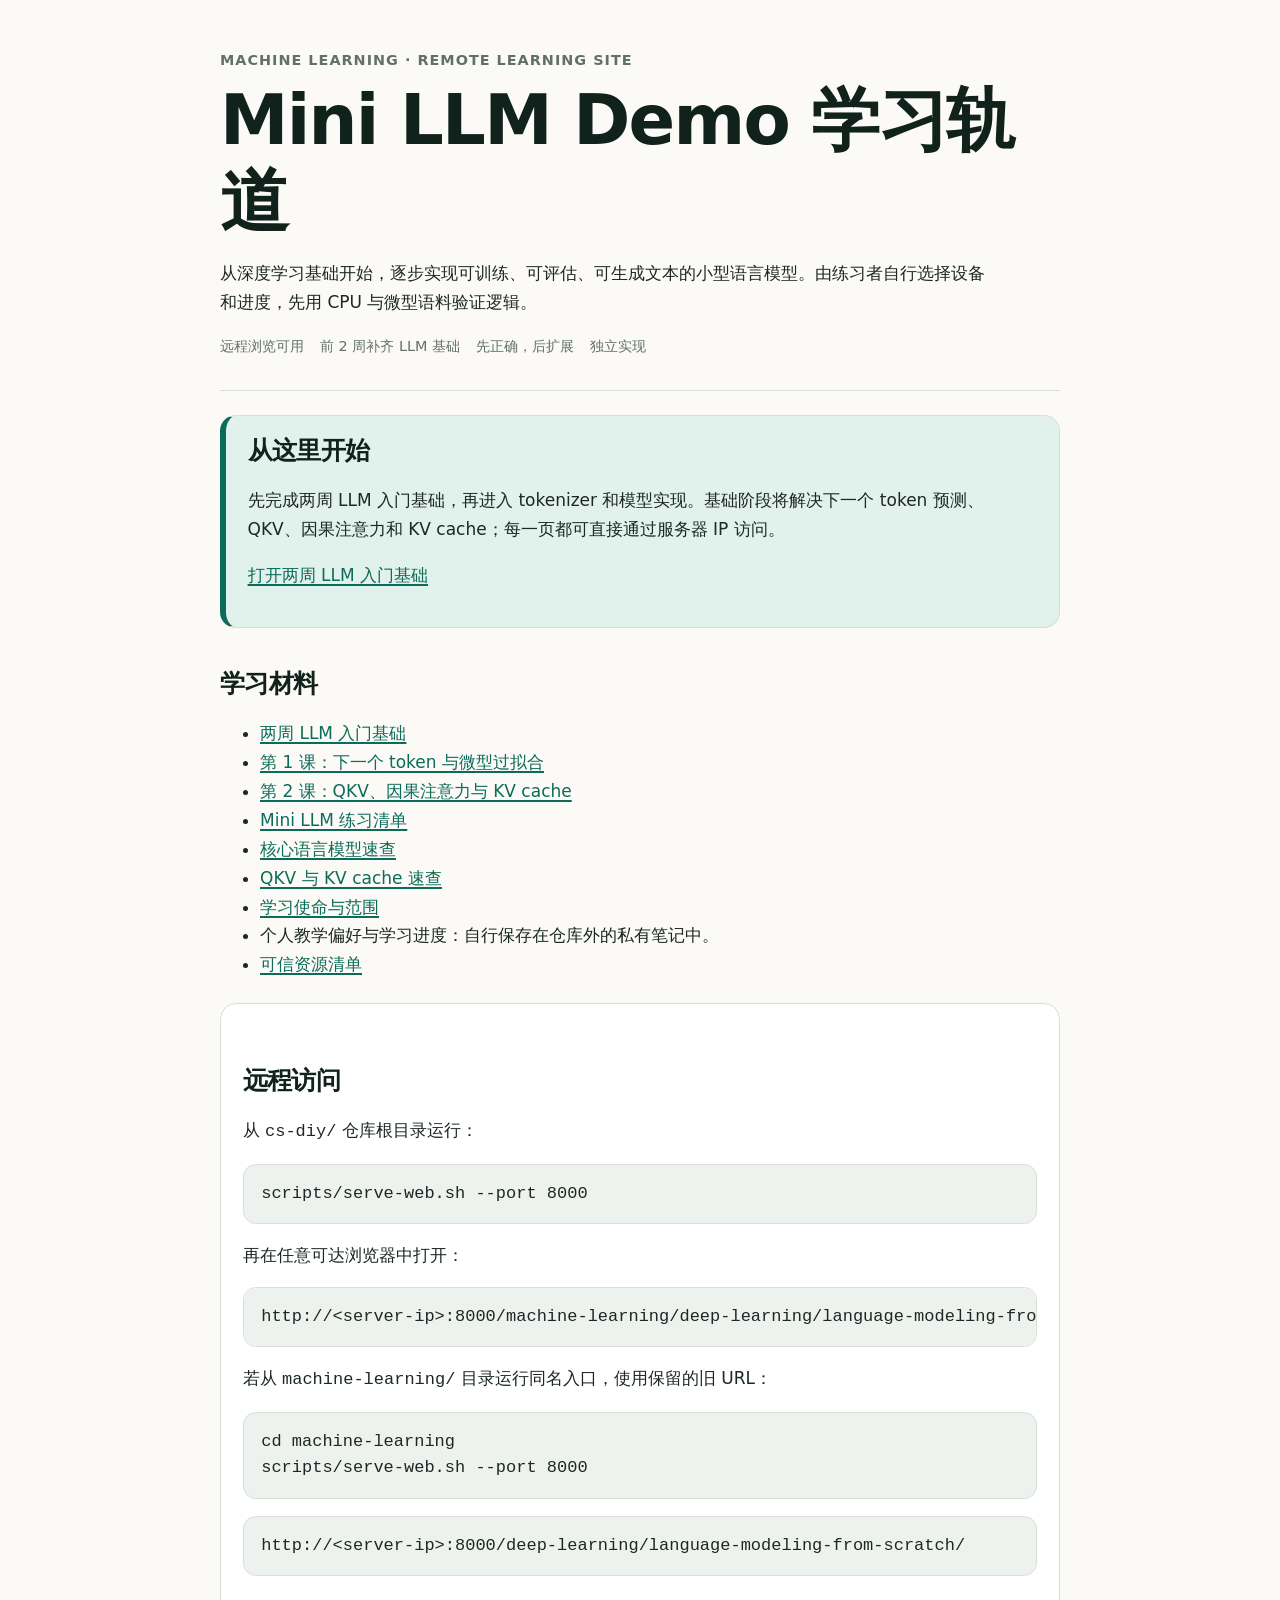
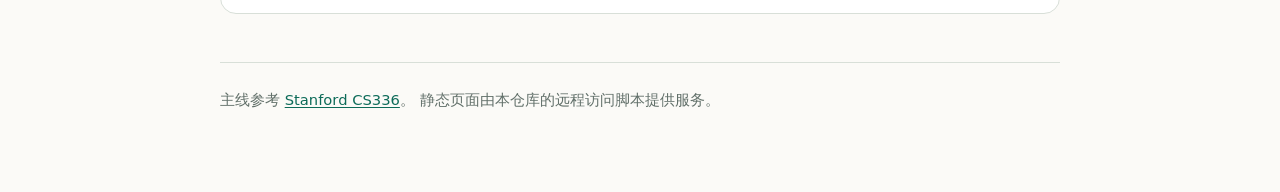
<file: machine-learning/deep-learning/language-modeling-from-scratch/index.html>
<!doctype html>
<html lang="zh-CN">

<head>
  <meta charset="utf-8">
  <meta name="viewport" content="width=device-width, initial-scale=1">
  <title>Mini LLM Demo 学习轨道</title>
  <link rel="stylesheet" href="assets/course.css">
</head>

<body>
  <main>
    <p class="eyebrow">Machine Learning · Remote Learning Site</p>
    <header class="hero">
      <h1>Mini LLM Demo 学习轨道</h1>
      <p>从深度学习基础开始，逐步实现可训练、可评估、可生成文本的小型语言模型。由练习者自行选择设备和进度，先用 CPU 与微型语料验证逻辑。</p>
      <div class="meta">
        <span>远程浏览可用</span>
        <span>前 2 周补齐 LLM 基础</span>
        <span>先正确，后扩展</span>
        <span>独立实现</span>
      </div>
    </header>

    <section class="callout">
      <h2>从这里开始</h2>
      <p>先完成两周 LLM 入门基础，再进入 tokenizer 和模型实现。基础阶段将解决下一个 token 预测、QKV、因果注意力和 KV cache；每一页都可直接通过服务器 IP 访问。</p>
      <p><a href="foundations/index.html">打开两周 LLM 入门基础</a></p>
    </section>

    <section>
      <h2>学习材料</h2>
      <ul>
        <li><a href="foundations/index.html">两周 LLM 入门基础</a></li>
        <li><a href="lessons/0001-next-token-and-overfit.html">第 1 课：下一个 token 与微型过拟合</a></li>
        <li><a href="lessons/0002-qkv-attention-and-kv-cache.html">第 2 课：QKV、因果注意力与 KV cache</a></li>
        <li><a href="reference/mini-llm-demo-contract.html">Mini LLM 练习清单</a></li>
        <li><a href="reference/core-language-modeling.html">核心语言模型速查</a></li>
        <li><a href="reference/qkv-and-kv-cache.html">QKV 与 KV cache 速查</a></li>
        <li><a href="MISSION.md">学习使命与范围</a></li>
        <li>个人教学偏好与学习进度：自行保存在仓库外的私有笔记中。</li>
        <li><a href="RESOURCES.md">可信资源清单</a></li>
      </ul>
    </section>

    <section class="card">
      <h2>远程访问</h2>
      <p>从 <code>cs-diy/</code> 仓库根目录运行：</p>
      <pre><code>scripts/serve-web.sh --port 8000</code></pre>
      <p>再在任意可达浏览器中打开：</p>
      <pre><code>http://&lt;server-ip&gt;:8000/machine-learning/deep-learning/language-modeling-from-scratch/</code></pre>
      <p>若从 <code>machine-learning/</code> 目录运行同名入口，使用保留的旧 URL：</p>
      <pre><code>cd machine-learning
scripts/serve-web.sh --port 8000</code></pre>
      <pre><code>http://&lt;server-ip&gt;:8000/deep-learning/language-modeling-from-scratch/</code></pre>
    </section>

    <footer class="footer">
      主线参考 <a href="https://cs336.stanford.edu/">Stanford CS336</a>。
      静态页面由本仓库的远程访问脚本提供服务。
    </footer>
  </main>
</body>

</html>
</file>
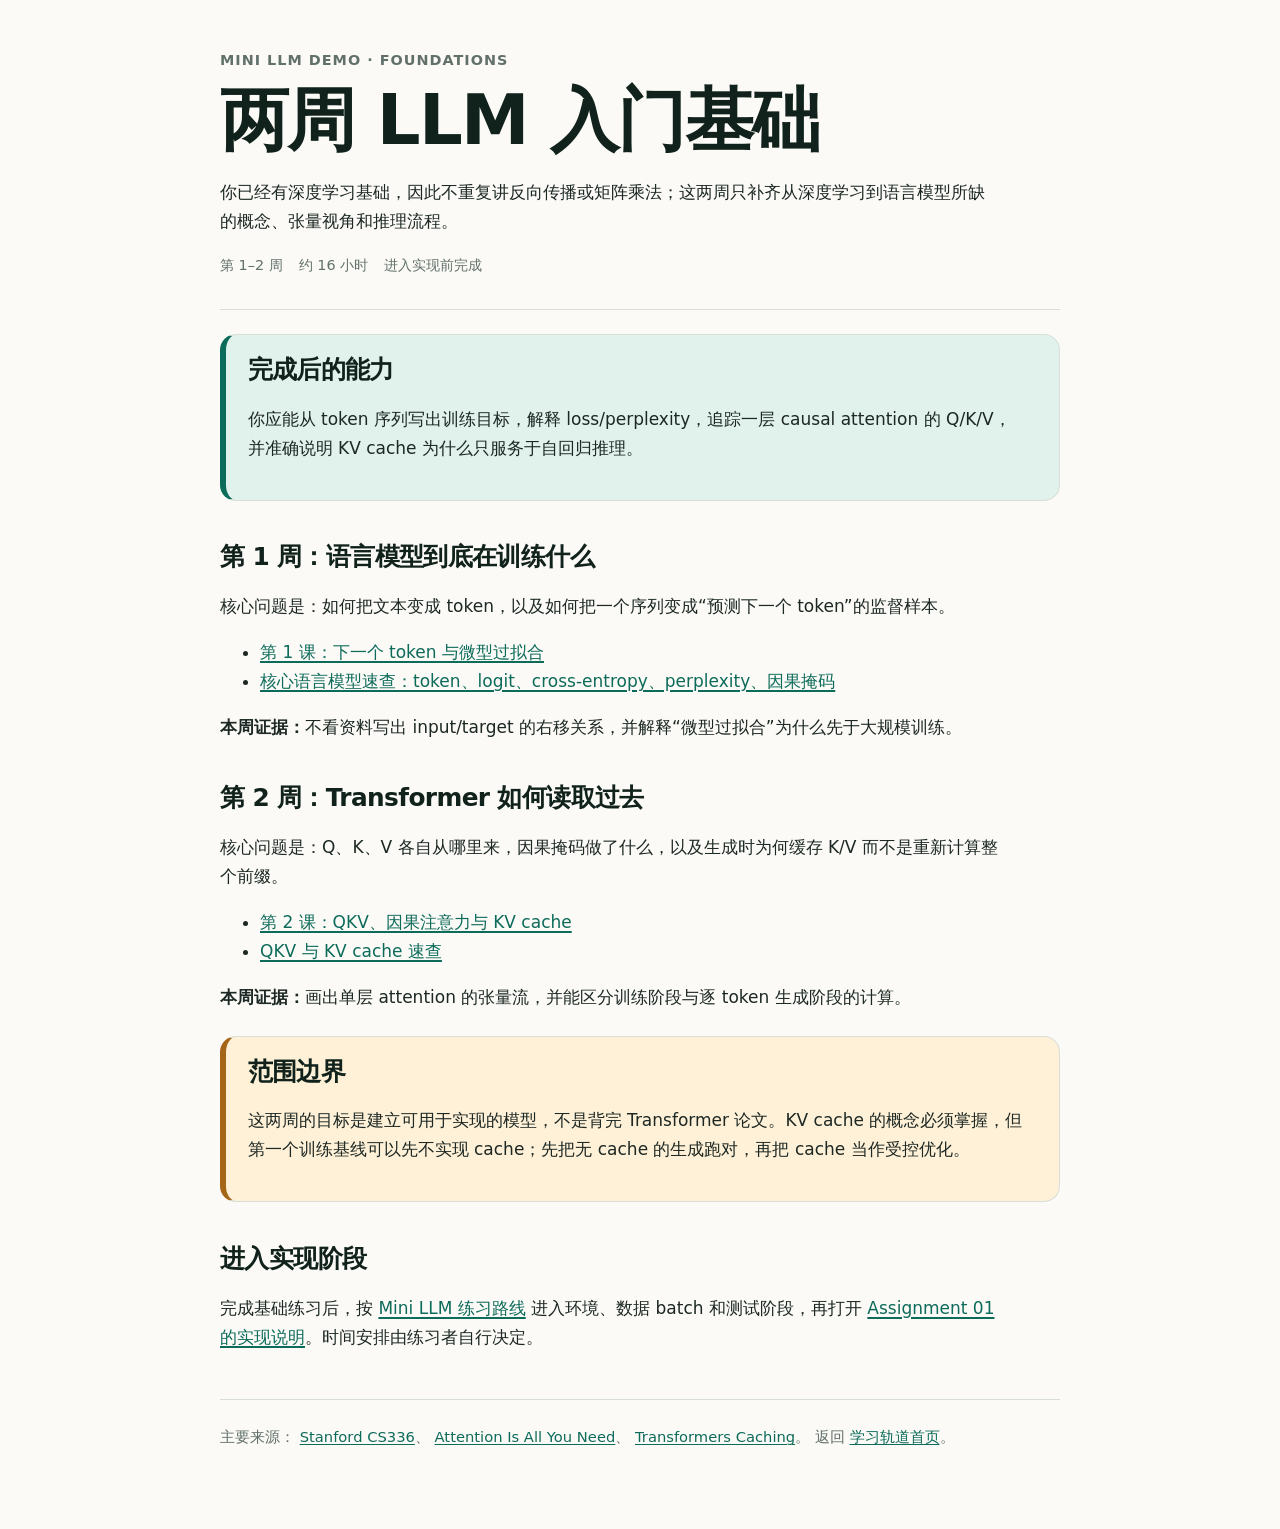
<file: machine-learning/deep-learning/language-modeling-from-scratch/foundations/index.html>
<!doctype html>
<html lang="zh-CN">
  <head>
    <meta charset="utf-8">
    <meta name="viewport" content="width=device-width, initial-scale=1">
    <title>两周 LLM 入门基础</title>
    <link rel="stylesheet" href="../assets/course.css">
  </head>
  <body>
    <main>
      <p class="eyebrow">Mini LLM Demo · Foundations</p>
      <header class="hero">
        <h1>两周 LLM 入门基础</h1>
        <p>你已经有深度学习基础，因此不重复讲反向传播或矩阵乘法；这两周只补齐从深度学习到语言模型所缺的概念、张量视角和推理流程。</p>
        <div class="meta">
          <span>第 1–2 周</span>
          <span>约 16 小时</span>
          <span>进入实现前完成</span>
        </div>
      </header>

      <section class="callout">
        <h2>完成后的能力</h2>
        <p>你应能从 token 序列写出训练目标，解释 loss/perplexity，追踪一层 causal attention 的 Q/K/V，并准确说明 KV cache 为什么只服务于自回归推理。</p>
      </section>

      <section>
        <h2>第 1 周：语言模型到底在训练什么</h2>
        <p>核心问题是：如何把文本变成 token，以及如何把一个序列变成“预测下一个 token”的监督样本。</p>
        <ul>
          <li><a href="../lessons/0001-next-token-and-overfit.html">第 1 课：下一个 token 与微型过拟合</a></li>
          <li><a href="../reference/core-language-modeling.html">核心语言模型速查：token、logit、cross-entropy、perplexity、因果掩码</a></li>
        </ul>
        <p><strong>本周证据：</strong>不看资料写出 input/target 的右移关系，并解释“微型过拟合”为什么先于大规模训练。</p>
      </section>

      <section>
        <h2>第 2 周：Transformer 如何读取过去</h2>
        <p>核心问题是：Q、K、V 各自从哪里来，因果掩码做了什么，以及生成时为何缓存 K/V 而不是重新计算整个前缀。</p>
        <ul>
          <li><a href="../lessons/0002-qkv-attention-and-kv-cache.html">第 2 课：QKV、因果注意力与 KV cache</a></li>
          <li><a href="../reference/qkv-and-kv-cache.html">QKV 与 KV cache 速查</a></li>
        </ul>
        <p><strong>本周证据：</strong>画出单层 attention 的张量流，并能区分训练阶段与逐 token 生成阶段的计算。</p>
      </section>

      <section class="callout warning">
        <h2>范围边界</h2>
        <p>这两周的目标是建立可用于实现的模型，不是背完 Transformer 论文。KV cache 的概念必须掌握，但第一个训练基线可以先不实现 cache；先把无 cache 的生成跑对，再把 cache 当作受控优化。</p>
      </section>

      <section>
        <h2>进入实现阶段</h2>
        <p>完成基础练习后，按 <a href="../reference/mini-llm-demo-contract.html">Mini LLM 练习路线</a> 进入环境、数据 batch 和测试阶段，再打开 <a href="../assignment-01-basics/README.md">Assignment 01 的实现说明</a>。时间安排由练习者自行决定。</p>
      </section>

      <footer class="footer">
        主要来源：
        <a href="https://cs336.stanford.edu/">Stanford CS336</a>、
        <a href="https://arxiv.org/abs/1706.03762">Attention Is All You Need</a>、
        <a href="https://huggingface.co/docs/transformers/cache_explanation">Transformers Caching</a>。
        返回 <a href="../index.html">学习轨道首页</a>。
      </footer>
    </main>
  </body>
</html>
</file>
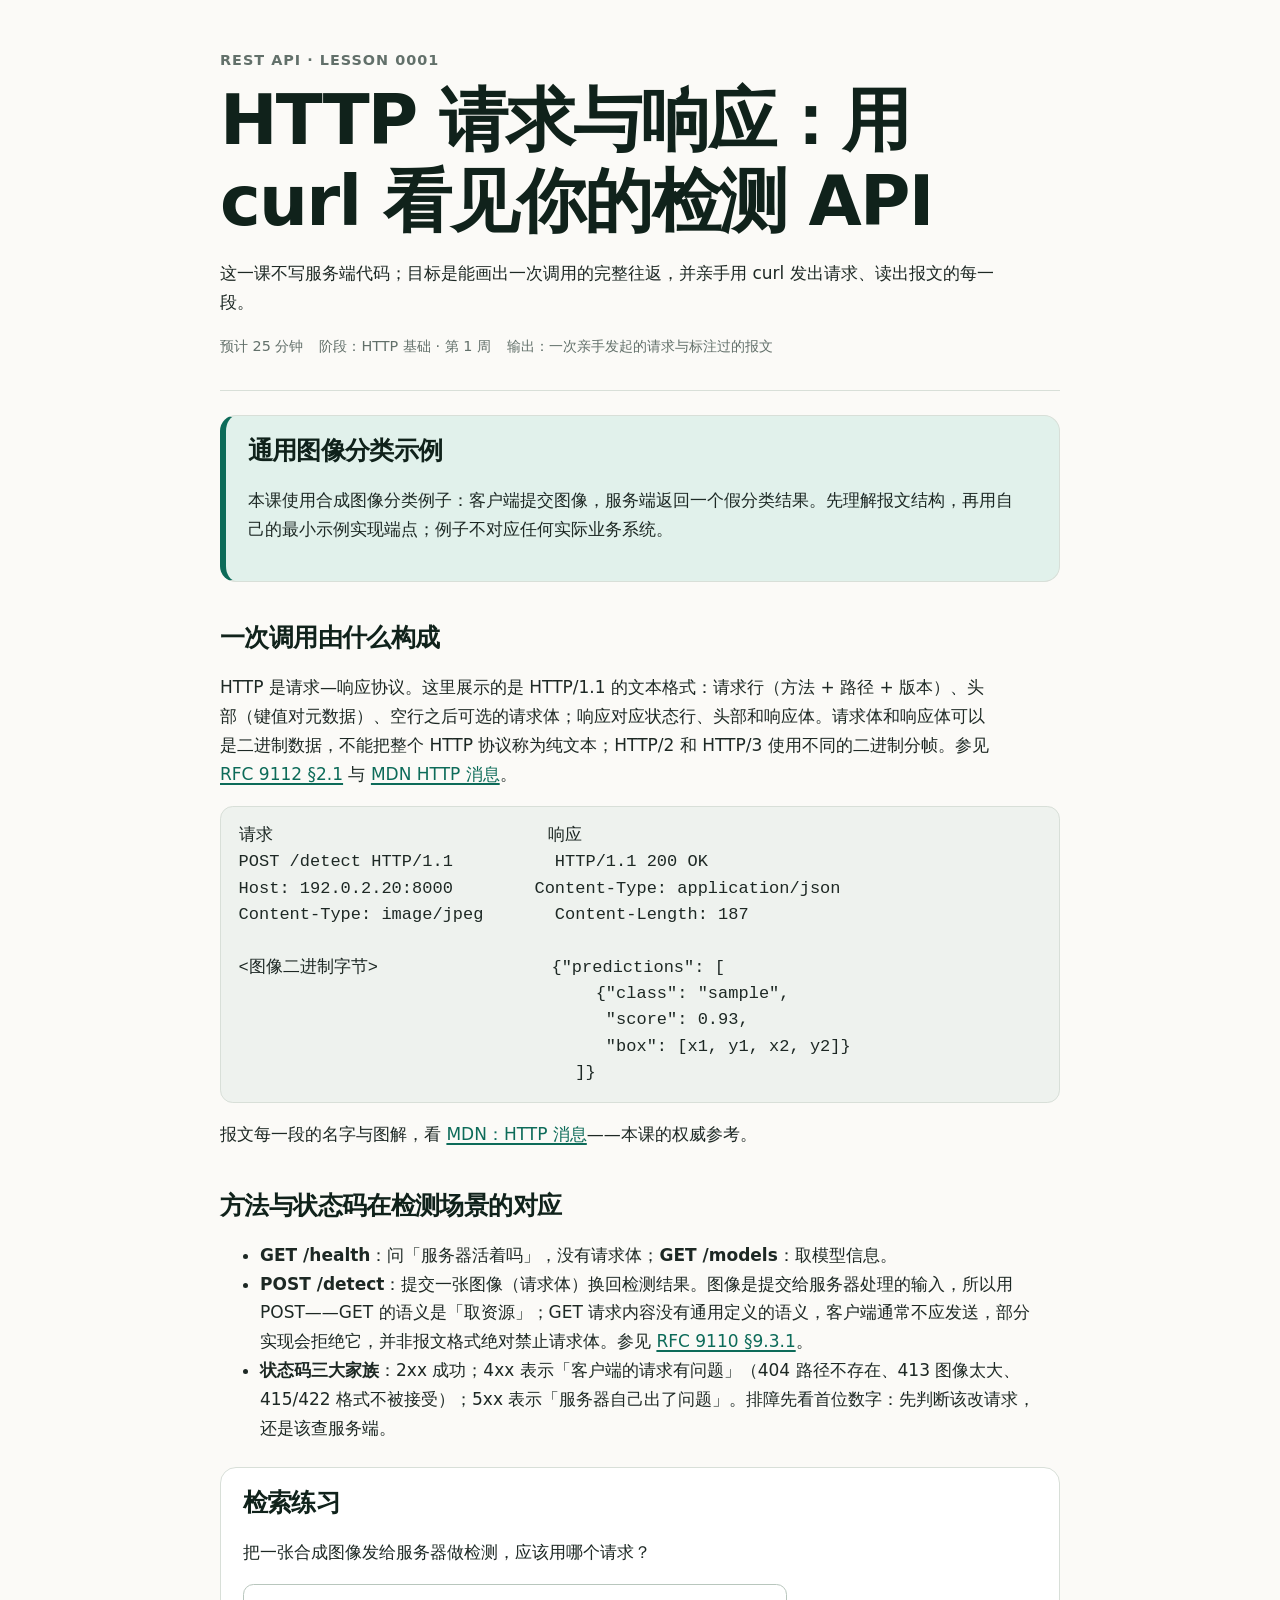
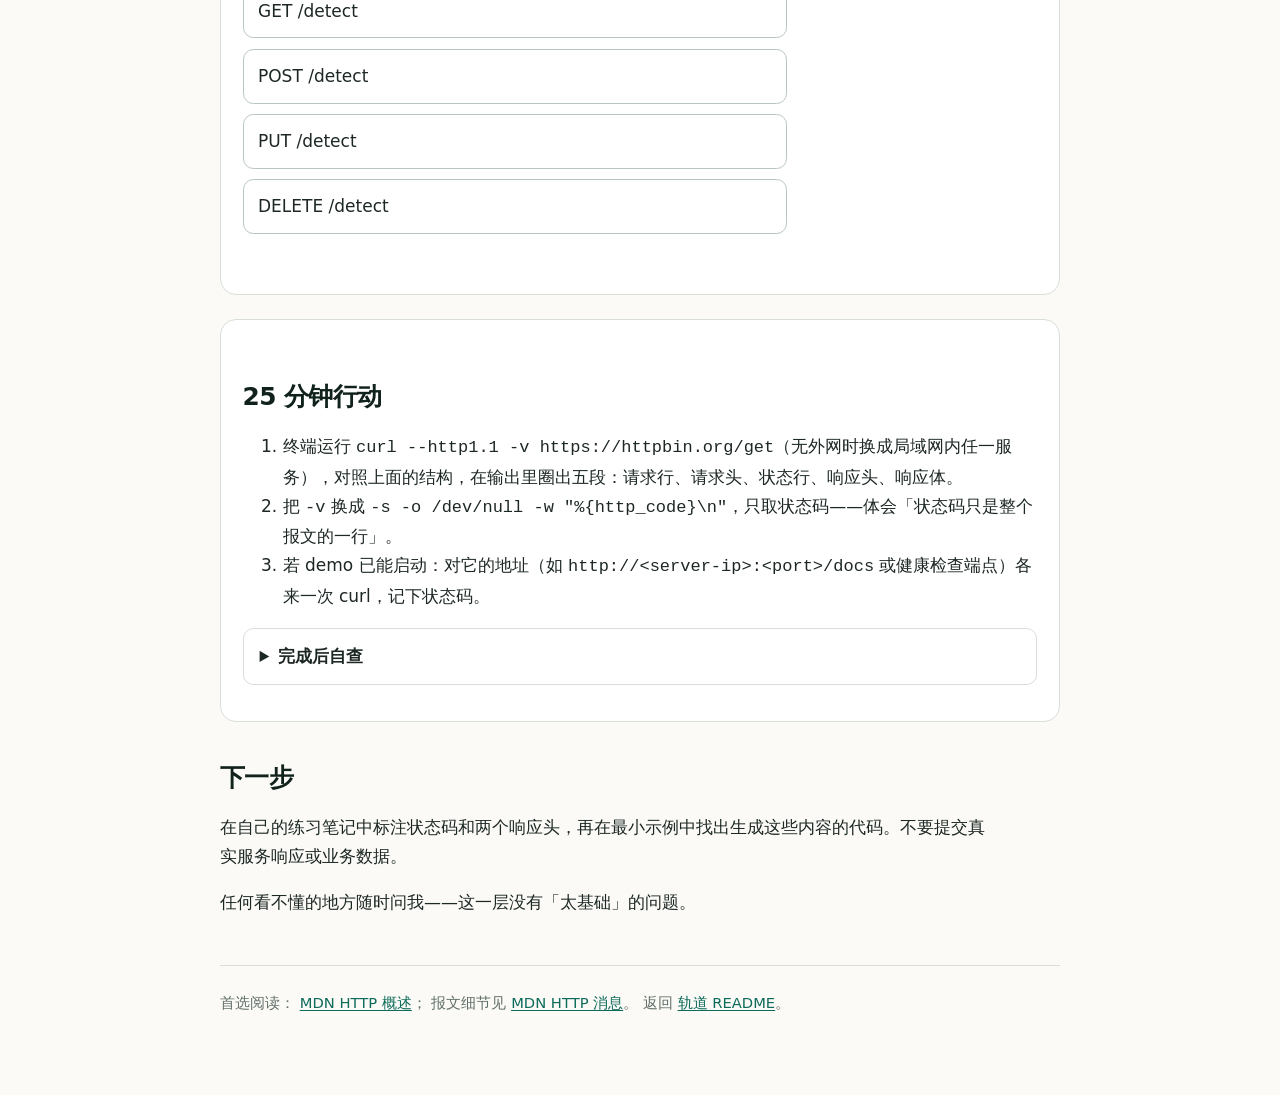
<file: web-development/rest-api/lessons/0001-http-request-response-with-curl.html>
<!doctype html>
<html lang="zh-CN">
  <head>
    <meta charset="utf-8">
    <meta name="viewport" content="width=device-width, initial-scale=1">
    <title>第 1 课：HTTP 请求与响应——用 curl 看见你的检测 API</title>
    <link rel="stylesheet" href="../../../assets/course.css">
    <script defer src="../../../assets/lesson.js"></script>
  </head>
  <body>
    <main>
      <p class="eyebrow">REST API · Lesson 0001</p>
      <header class="hero">
        <h1>HTTP 请求与响应：用 curl 看见你的检测 API</h1>
        <p>这一课不写服务端代码；目标是能画出一次调用的完整往返，并亲手用 curl 发出请求、读出报文的每一段。</p>
        <div class="meta">
          <span>预计 25 分钟</span>
          <span>阶段：HTTP 基础 · 第 1 周</span>
          <span>输出：一次亲手发起的请求与标注过的报文</span>
        </div>
      </header>

      <section class="callout">
        <h2>通用图像分类示例</h2>
        <p>本课使用合成图像分类例子：客户端提交图像，服务端返回一个假分类结果。先理解报文结构，再用自己的最小示例实现端点；例子不对应任何实际业务系统。</p>
      </section>

      <section>
        <h2>一次调用由什么构成</h2>
        <p>HTTP 是请求—响应协议。这里展示的是 HTTP/1.1 的文本格式：请求行（方法 + 路径 + 版本）、头部（键值对元数据）、空行之后可选的请求体；响应对应状态行、头部和响应体。请求体和响应体可以是二进制数据，不能把整个 HTTP 协议称为纯文本；HTTP/2 和 HTTP/3 使用不同的二进制分帧。参见 <a href="https://www.rfc-editor.org/rfc/rfc9112.html#section-2.1">RFC 9112 §2.1</a> 与 <a href="https://developer.mozilla.org/zh-CN/docs/Web/HTTP/Messages">MDN HTTP 消息</a>。</p>
        <pre><code>请求                           响应
POST /detect HTTP/1.1          HTTP/1.1 200 OK
Host: 192.0.2.20:8000        Content-Type: application/json
Content-Type: image/jpeg       Content-Length: 187

&lt;图像二进制字节&gt;                 {"predictions": [
                                   {"class": "sample",
                                    "score": 0.93,
                                    "box": [x1, y1, x2, y2]}
                                 ]}</code></pre>
        <p>报文每一段的名字与图解，看 <a href="https://developer.mozilla.org/zh-CN/docs/Web/HTTP/Messages">MDN：HTTP 消息</a>——本课的权威参考。</p>
      </section>

      <section>
        <h2>方法与状态码在检测场景的对应</h2>
        <ul>
          <li><strong>GET /health</strong>：问「服务器活着吗」，没有请求体；<strong>GET /models</strong>：取模型信息。</li>
          <li><strong>POST /detect</strong>：提交一张图像（请求体）换回检测结果。图像是提交给服务器处理的输入，所以用 POST——GET 的语义是「取资源」；GET 请求内容没有通用定义的语义，客户端通常不应发送，部分实现会拒绝它，并非报文格式绝对禁止请求体。参见 <a href="https://www.rfc-editor.org/rfc/rfc9110.html#section-9.3.1">RFC 9110 §9.3.1</a>。</li>
          <li><strong>状态码三大家族</strong>：2xx 成功；4xx 表示「客户端的请求有问题」（404 路径不存在、413 图像太大、415/422 格式不被接受）；5xx 表示「服务器自己出了问题」。排障先看首位数字：先判断该改请求，还是该查服务端。</li>
        </ul>
      </section>

      <section
        class="quiz"
        data-quiz
        data-answer="POST"
        data-correct-feedback="正确：图像是提交给服务器处理的输入数据，装在请求体里，所以检测用 POST。"
        data-incorrect-feedback="再看一眼语义：GET 是「取资源」，其请求内容没有通用定义的语义；这里需要用 POST 提交图像给服务器处理。"
      >
        <h2>检索练习</h2>
        <p>把一张合成图像发给服务器做检测，应该用哪个请求？</p>
        <button type="button" data-choice="GET">GET /detect</button>
        <button type="button" data-choice="POST">POST /detect</button>
        <button type="button" data-choice="PUT">PUT /detect</button>
        <button type="button" data-choice="DELETE">DELETE /detect</button>
        <p class="feedback" data-feedback aria-live="polite"></p>
      </section>

      <section class="card">
        <h2>25 分钟行动</h2>
        <ol>
          <li>终端运行 <code>curl --http1.1 -v https://httpbin.org/get</code>（无外网时换成局域网内任一服务），对照上面的结构，在输出里圈出五段：请求行、请求头、状态行、响应头、响应体。</li>
          <li>把 <code>-v</code> 换成 <code>-s -o /dev/null -w "%{http_code}\n"</code>，只取状态码——体会「状态码只是整个报文的一行」。</li>
          <li>若 demo 已能启动：对它的地址（如 <code>http://&lt;server-ip&gt;:&lt;port&gt;/docs</code> 或健康检查端点）各来一次 curl，记下状态码。</li>
        </ol>
        <details>
          <summary>完成后自查</summary>
          <p>若你能不查资料说出：为什么这里用 POST 提交图像、GET 请求内容的语义限制，以及 4xx 和 5xx 的排障方向——本课目标已达成。说不清就回到 <a href="https://developer.mozilla.org/zh-CN/docs/Web/HTTP/Overview">MDN HTTP 概述</a>把「HTTP 消息」一节再读一遍。</p>
        </details>
      </section>

      <section>
        <h2>下一步</h2>
        <p>在自己的练习笔记中标注状态码和两个响应头，再在最小示例中找出生成这些内容的代码。不要提交真实服务响应或业务数据。</p>
        <p>任何看不懂的地方随时问我——这一层没有「太基础」的问题。</p>
      </section>

      <footer class="footer">
        首选阅读：
        <a href="https://developer.mozilla.org/zh-CN/docs/Web/HTTP/Overview">MDN HTTP 概述</a>；
        报文细节见 <a href="https://developer.mozilla.org/zh-CN/docs/Web/HTTP/Messages">MDN HTTP 消息</a>。
        返回 <a href="../README.md">轨道 README</a>。
      </footer>
    </main>
  </body>
</html>
</file>
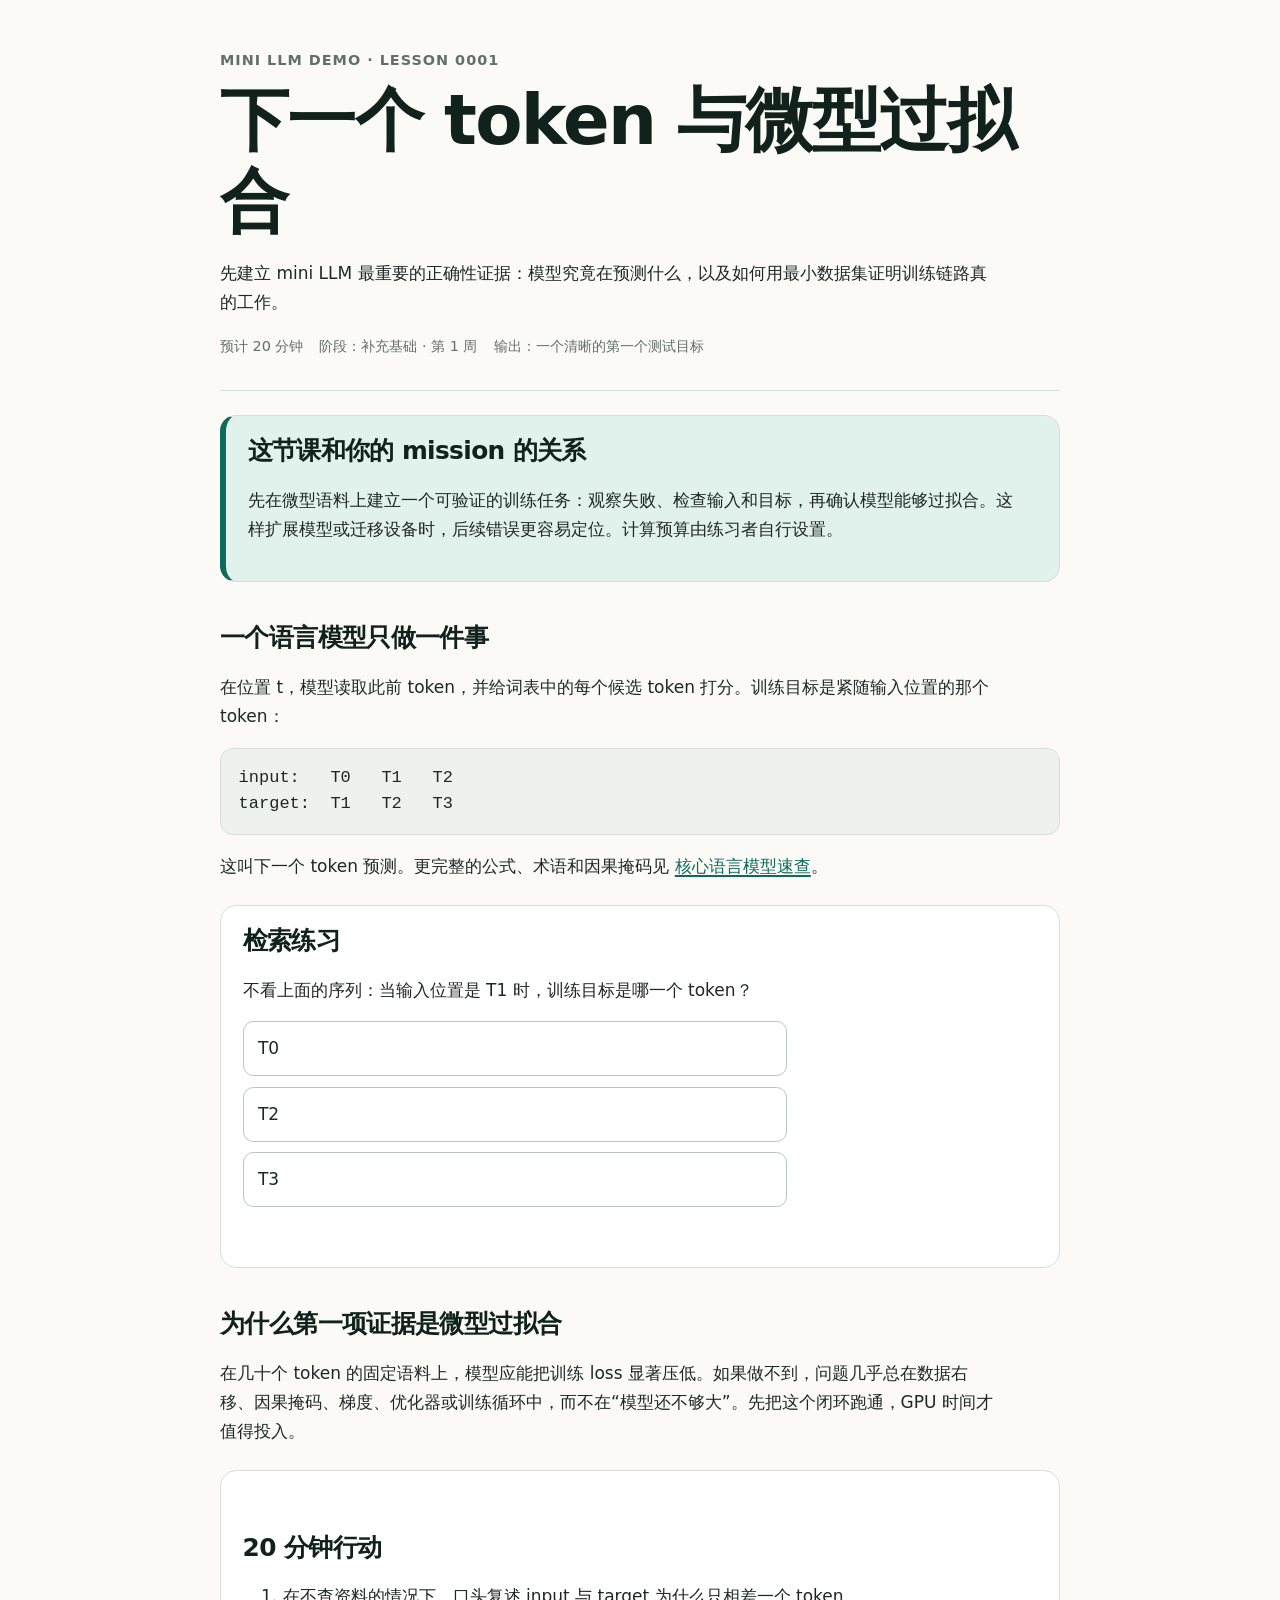
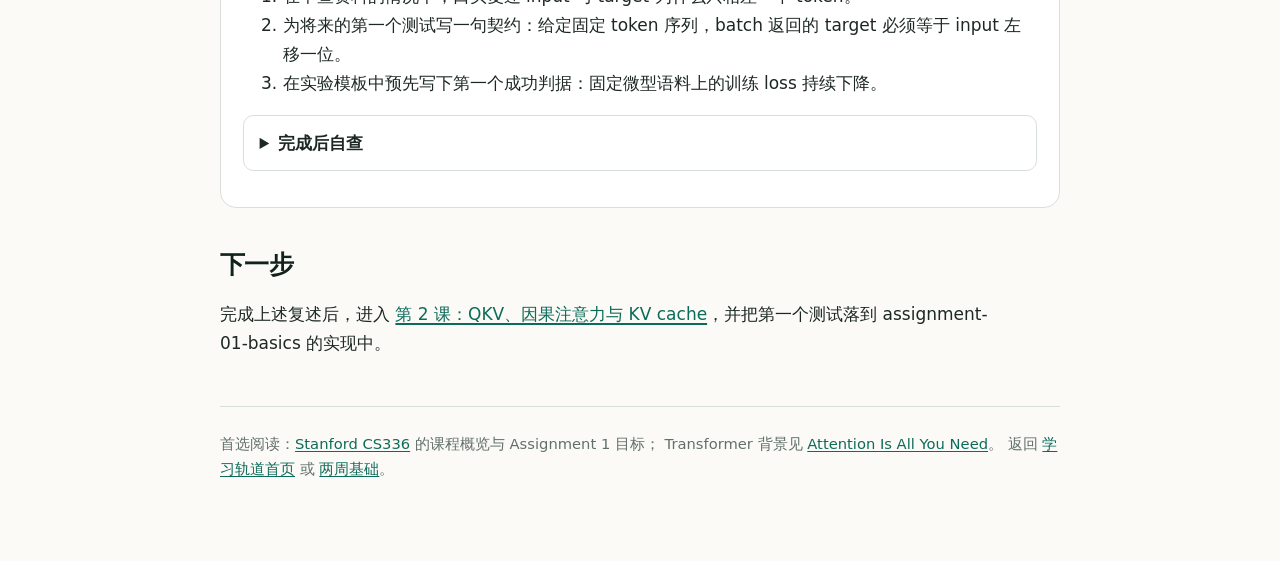
<file: machine-learning/deep-learning/language-modeling-from-scratch/lessons/0001-next-token-and-overfit.html>
<!doctype html>
<html lang="zh-CN">

<head>
  <meta charset="utf-8">
  <meta name="viewport" content="width=device-width, initial-scale=1">
  <title>第 1 课：下一个 token 与微型过拟合</title>
  <link rel="stylesheet" href="../assets/course.css">
  <script defer src="../assets/lesson.js"></script>
</head>

<body>
  <main>
    <p class="eyebrow">Mini LLM demo · Lesson 0001</p>
    <header class="hero">
      <h1>下一个 token 与微型过拟合</h1>
      <p>先建立 mini LLM 最重要的正确性证据：模型究竟在预测什么，以及如何用最小数据集证明训练链路真的工作。</p>
      <div class="meta">
        <span>预计 20 分钟</span>
        <span>阶段：补充基础 · 第 1 周</span>
        <span>输出：一个清晰的第一个测试目标</span>
      </div>
    </header>

    <section class="callout">
      <h2>这节课和你的 mission 的关系</h2>
      <p>先在微型语料上建立一个可验证的训练任务：观察失败、检查输入和目标，再确认模型能够过拟合。这样扩展模型或迁移设备时，后续错误更容易定位。计算预算由练习者自行设置。</p>
    </section>

    <section>
      <h2>一个语言模型只做一件事</h2>
      <p>在位置 t，模型读取此前 token，并给词表中的每个候选 token 打分。训练目标是紧随输入位置的那个 token：</p>
      <pre><code>input:   T0   T1   T2
target:  T1   T2   T3</code></pre>
      <p>这叫下一个 token 预测。更完整的公式、术语和因果掩码见 <a
          href="../reference/core-language-modeling.html#next-token-objective">核心语言模型速查</a>。</p>
    </section>

    <section class="quiz" data-quiz data-answer="T2">
      <h2>检索练习</h2>
      <p>不看上面的序列：当输入位置是 T1 时，训练目标是哪一个 token？</p>
      <button type="button" data-choice="T0">T0</button>
      <button type="button" data-choice="T2">T2</button>
      <button type="button" data-choice="T3">T3</button>
      <p class="feedback" data-feedback aria-live="polite"></p>
    </section>

    <section>
      <h2>为什么第一项证据是微型过拟合</h2>
      <p>在几十个 token 的固定语料上，模型应能把训练 loss 显著压低。如果做不到，问题几乎总在数据右移、因果掩码、梯度、优化器或训练循环中，而不在“模型还不够大”。先把这个闭环跑通，GPU 时间才值得投入。</p>
    </section>

    <section class="card">
      <h2>20 分钟行动</h2>
      <ol>
        <li>在不查资料的情况下，口头复述 input 与 target 为什么只相差一个 token。</li>
        <li>为将来的第一个测试写一句契约：给定固定 token 序列，batch 返回的 target 必须等于 input 左移一位。</li>
        <li>在实验模板中预先写下第一个成功判据：固定微型语料上的训练 loss 持续下降。</li>
      </ol>
      <details>
        <summary>完成后自查</summary>
        <p>你应能解释两件事：为什么目标不能等于 input 本身；为什么修改未来 token 不应改变此前位置的 logits。若其中任何一项说不清，请先回到速查页，而不是开始堆代码。</p>
      </details>
    </section>

    <section>
      <h2>下一步</h2>
      <p>完成上述复述后，进入 <a href="0002-qkv-attention-and-kv-cache.html">第 2 课：QKV、因果注意力与 KV cache</a>，并把第一个测试落到
        assignment-01-basics 的实现中。</p>
    </section>

    <footer class="footer">
      首选阅读：<a href="https://cs336.stanford.edu/">Stanford CS336</a> 的课程概览与 Assignment 1 目标；
      Transformer 背景见 <a href="https://arxiv.org/abs/1706.03762">Attention Is All You Need</a>。
      返回 <a href="../index.html">学习轨道首页</a> 或 <a href="../foundations/index.html">两周基础</a>。
    </footer>
  </main>
</body>

</html>
</file>
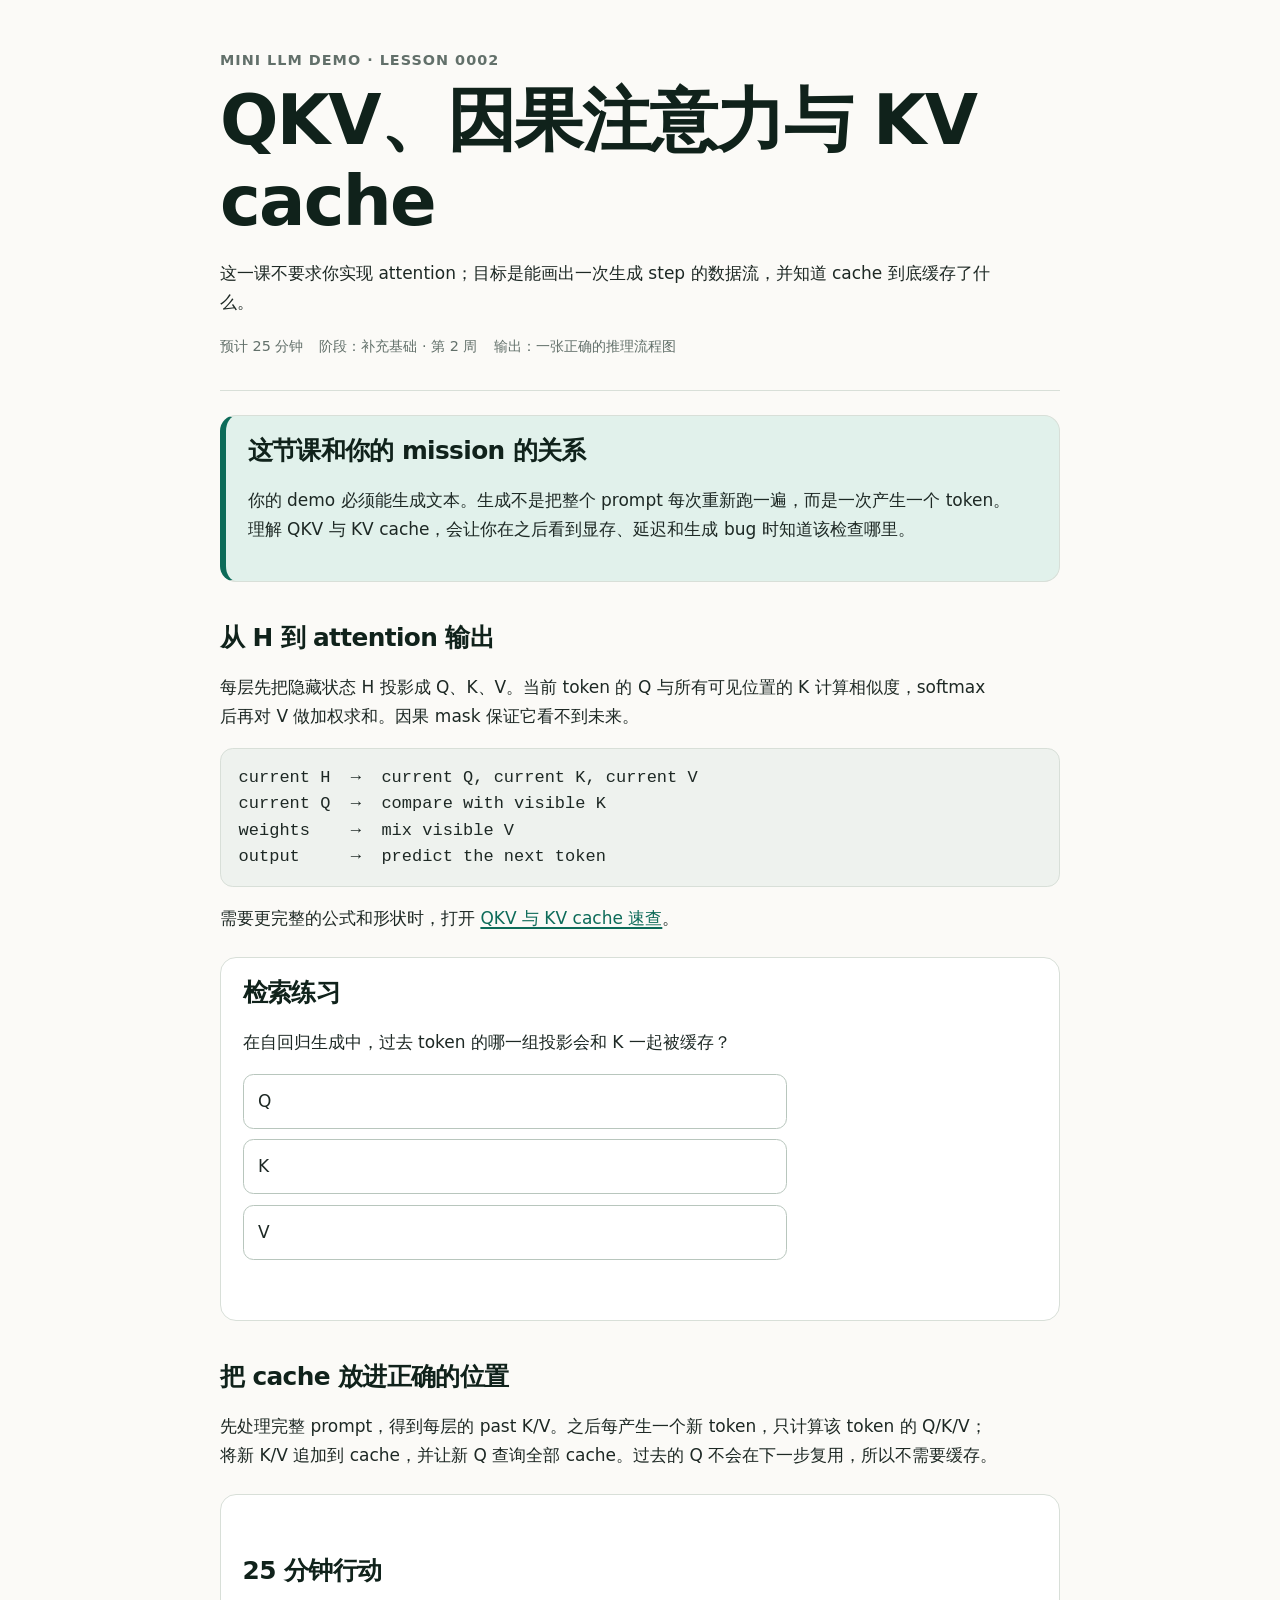
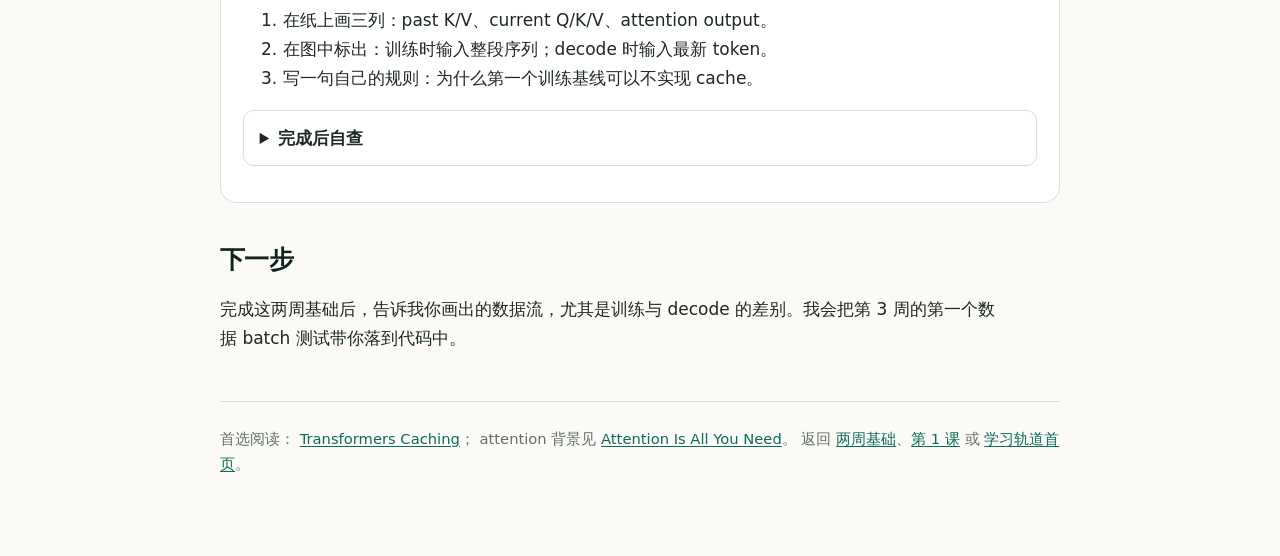
<file: machine-learning/deep-learning/language-modeling-from-scratch/lessons/0002-qkv-attention-and-kv-cache.html>
<!doctype html>
<html lang="zh-CN">
  <head>
    <meta charset="utf-8">
    <meta name="viewport" content="width=device-width, initial-scale=1">
    <title>第 2 课：QKV、因果注意力与 KV cache</title>
    <link rel="stylesheet" href="../assets/course.css">
    <script defer src="../assets/lesson.js"></script>
  </head>
  <body>
    <main>
      <p class="eyebrow">Mini LLM Demo · Lesson 0002</p>
      <header class="hero">
        <h1>QKV、因果注意力与 KV cache</h1>
        <p>这一课不要求你实现 attention；目标是能画出一次生成 step 的数据流，并知道 cache 到底缓存了什么。</p>
        <div class="meta">
          <span>预计 25 分钟</span>
          <span>阶段：补充基础 · 第 2 周</span>
          <span>输出：一张正确的推理流程图</span>
        </div>
      </header>

      <section class="callout">
        <h2>这节课和你的 mission 的关系</h2>
        <p>你的 demo 必须能生成文本。生成不是把整个 prompt 每次重新跑一遍，而是一次产生一个 token。理解 QKV 与 KV cache，会让你在之后看到显存、延迟和生成 bug 时知道该检查哪里。</p>
      </section>

      <section>
        <h2>从 H 到 attention 输出</h2>
        <p>每层先把隐藏状态 H 投影成 Q、K、V。当前 token 的 Q 与所有可见位置的 K 计算相似度，softmax 后再对 V 做加权求和。因果 mask 保证它看不到未来。</p>
        <pre><code>current H  →  current Q, current K, current V
current Q  →  compare with visible K
weights    →  mix visible V
output     →  predict the next token</code></pre>
        <p>需要更完整的公式和形状时，打开 <a href="../reference/qkv-and-kv-cache.html#qkv">QKV 与 KV cache 速查</a>。</p>
      </section>

      <section
        class="quiz"
        data-quiz
        data-answer="V"
        data-correct-feedback="正确：生成时缓存过去 token 的 K 和 V；当前 token 的 Q 用来查询它们。"
        data-incorrect-feedback="再看一次生成流程：过去的 Q 不会在下一步复用，K 和 V 才会保存在 cache 中。"
      >
        <h2>检索练习</h2>
        <p>在自回归生成中，过去 token 的哪一组投影会和 K 一起被缓存？</p>
        <button type="button" data-choice="Q">Q</button>
        <button type="button" data-choice="K">K</button>
        <button type="button" data-choice="V">V</button>
        <p class="feedback" data-feedback aria-live="polite"></p>
      </section>

      <section>
        <h2>把 cache 放进正确的位置</h2>
        <p>先处理完整 prompt，得到每层的 past K/V。之后每产生一个新 token，只计算该 token 的 Q/K/V；将新 K/V 追加到 cache，并让新 Q 查询全部 cache。过去的 Q 不会在下一步复用，所以不需要缓存。</p>
      </section>

      <section class="card">
        <h2>25 分钟行动</h2>
        <ol>
          <li>在纸上画三列：past K/V、current Q/K/V、attention output。</li>
          <li>在图中标出：训练时输入整段序列；decode 时输入最新 token。</li>
          <li>写一句自己的规则：为什么第一个训练基线可以不实现 cache。</li>
        </ol>
        <details>
          <summary>完成后自查</summary>
          <p>若你能解释“cache 改变的是推理时的重复计算，不是训练目标”，就已经达到本课目标。若说不清，请回到速查页的 <a href="../reference/qkv-and-kv-cache.html#kv-cache">KV cache</a> 小节。</p>
        </details>
      </section>

      <section>
        <h2>下一步</h2>
        <p>完成这两周基础后，告诉我你画出的数据流，尤其是训练与 decode 的差别。我会把第 3 周的第一个数据 batch 测试带你落到代码中。</p>
      </section>

      <footer class="footer">
        首选阅读：
        <a href="https://huggingface.co/docs/transformers/cache_explanation">Transformers Caching</a>；
        attention 背景见 <a href="https://arxiv.org/abs/1706.03762">Attention Is All You Need</a>。
        返回 <a href="../foundations/index.html">两周基础</a>、<a href="0001-next-token-and-overfit.html">第 1 课</a> 或 <a href="../index.html">学习轨道首页</a>。
      </footer>
    </main>
  </body>
</html>
</file>
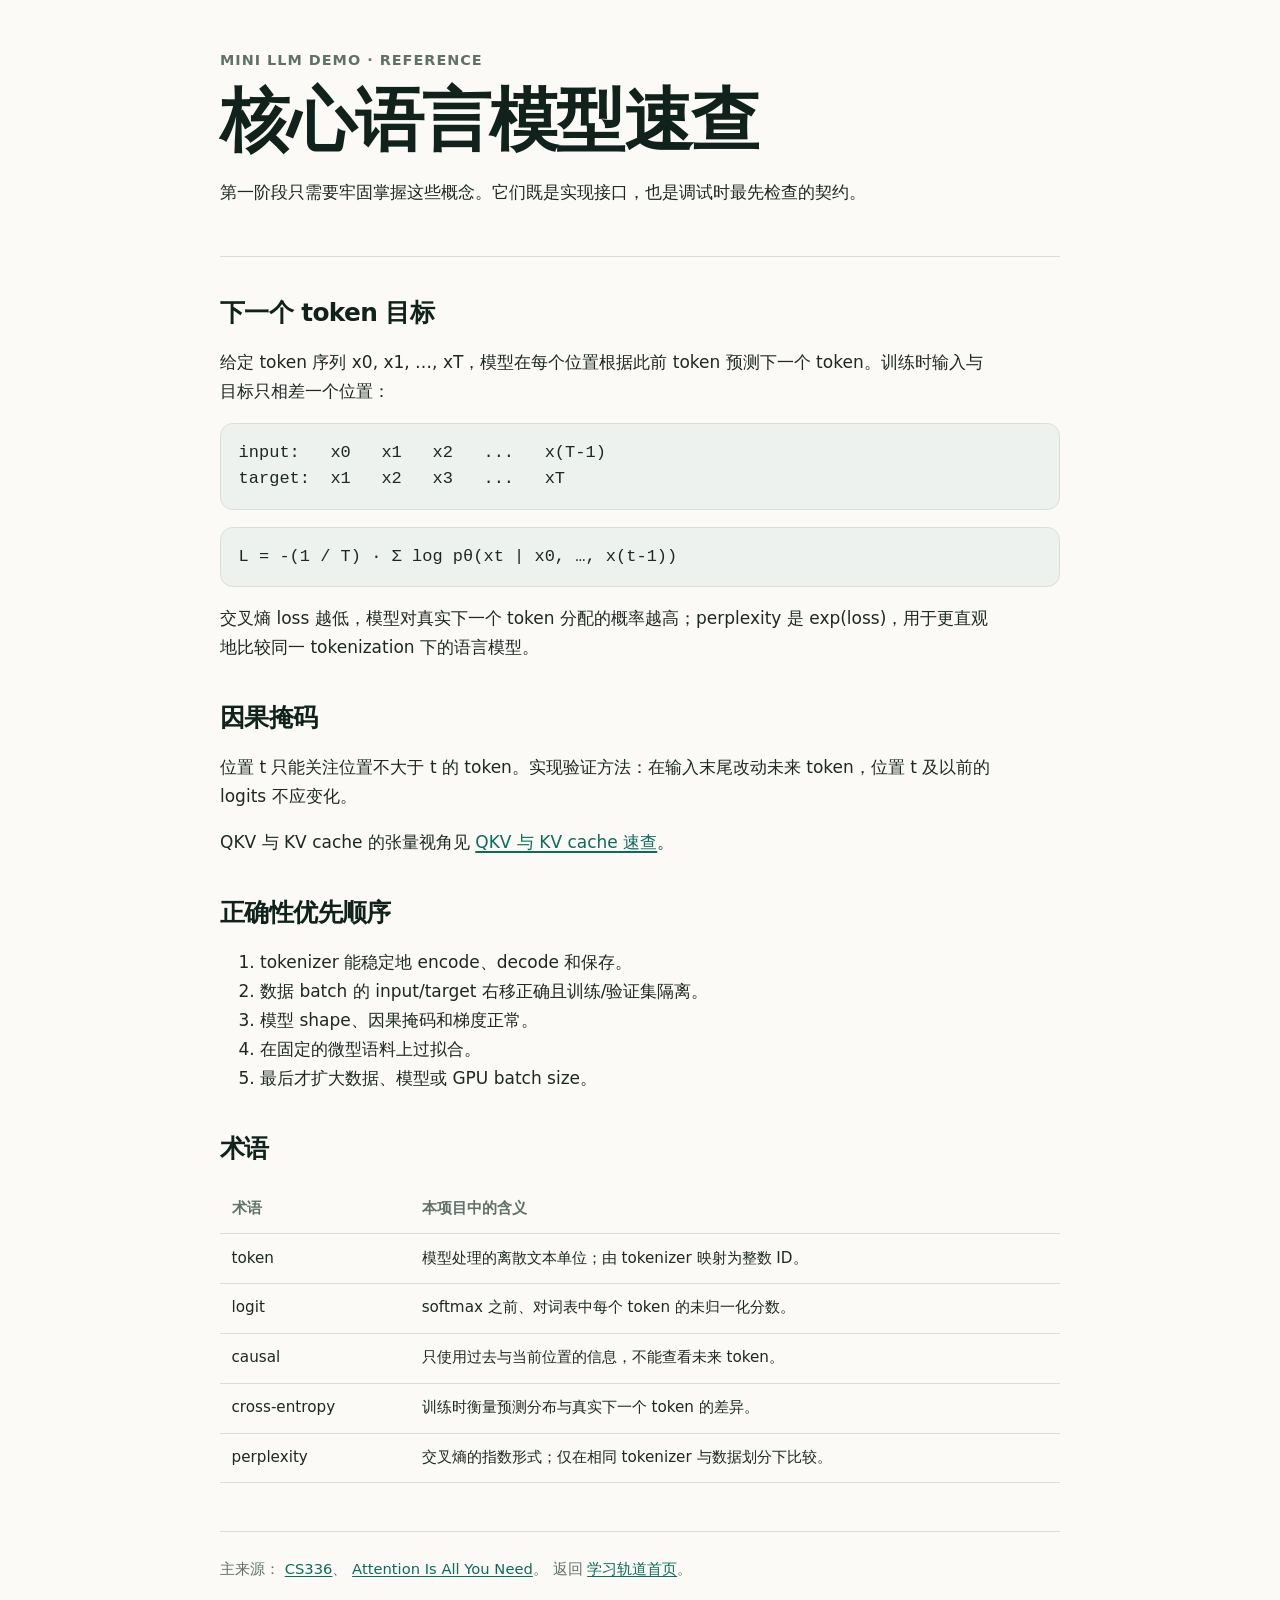
<file: machine-learning/deep-learning/language-modeling-from-scratch/reference/core-language-modeling.html>
<!doctype html>
<html lang="zh-CN">
  <head>
    <meta charset="utf-8">
    <meta name="viewport" content="width=device-width, initial-scale=1">
    <title>核心语言模型速查</title>
    <link rel="stylesheet" href="../assets/course.css">
  </head>
  <body>
    <main>
      <p class="eyebrow">Mini LLM demo · Reference</p>
      <header class="hero">
        <h1>核心语言模型速查</h1>
        <p>第一阶段只需要牢固掌握这些概念。它们既是实现接口，也是调试时最先检查的契约。</p>
      </header>

      <section id="next-token-objective">
        <h2>下一个 token 目标</h2>
        <p>给定 token 序列 x0, x1, …, xT，模型在每个位置根据此前 token 预测下一个 token。训练时输入与目标只相差一个位置：</p>
        <pre><code>input:   x0   x1   x2   ...   x(T-1)
target:  x1   x2   x3   ...   xT</code></pre>
        <div class="equation">L = -(1 / T) · Σ log pθ(xt | x0, …, x(t-1))</div>
        <p>交叉熵 loss 越低，模型对真实下一个 token 分配的概率越高；perplexity 是 exp(loss)，用于更直观地比较同一 tokenization 下的语言模型。</p>
      </section>

      <section id="causal-mask">
        <h2>因果掩码</h2>
        <p>位置 t 只能关注位置不大于 t 的 token。实现验证方法：在输入末尾改动未来 token，位置 t 及以前的 logits 不应变化。</p>
        <p>QKV 与 KV cache 的张量视角见 <a href="qkv-and-kv-cache.html">QKV 与 KV cache 速查</a>。</p>
      </section>

      <section id="debugging-order">
        <h2>正确性优先顺序</h2>
        <ol>
          <li>tokenizer 能稳定地 encode、decode 和保存。</li>
          <li>数据 batch 的 input/target 右移正确且训练/验证集隔离。</li>
          <li>模型 shape、因果掩码和梯度正常。</li>
          <li>在固定的微型语料上过拟合。</li>
          <li>最后才扩大数据、模型或 GPU batch size。</li>
        </ol>
      </section>

      <section id="glossary">
        <h2>术语</h2>
        <table>
          <thead>
            <tr><th>术语</th><th>本项目中的含义</th></tr>
          </thead>
          <tbody>
            <tr><td>token</td><td>模型处理的离散文本单位；由 tokenizer 映射为整数 ID。</td></tr>
            <tr><td>logit</td><td>softmax 之前、对词表中每个 token 的未归一化分数。</td></tr>
            <tr><td>causal</td><td>只使用过去与当前位置的信息，不能查看未来 token。</td></tr>
            <tr><td>cross-entropy</td><td>训练时衡量预测分布与真实下一个 token 的差异。</td></tr>
            <tr><td>perplexity</td><td>交叉熵的指数形式；仅在相同 tokenizer 与数据划分下比较。</td></tr>
          </tbody>
        </table>
      </section>

      <footer class="footer">
        主来源：
        <a href="https://cs336.stanford.edu/">CS336</a>、
        <a href="https://arxiv.org/abs/1706.03762">Attention Is All You Need</a>。
        返回 <a href="../index.html">学习轨道首页</a>。
      </footer>
    </main>
  </body>
</html>
</file>
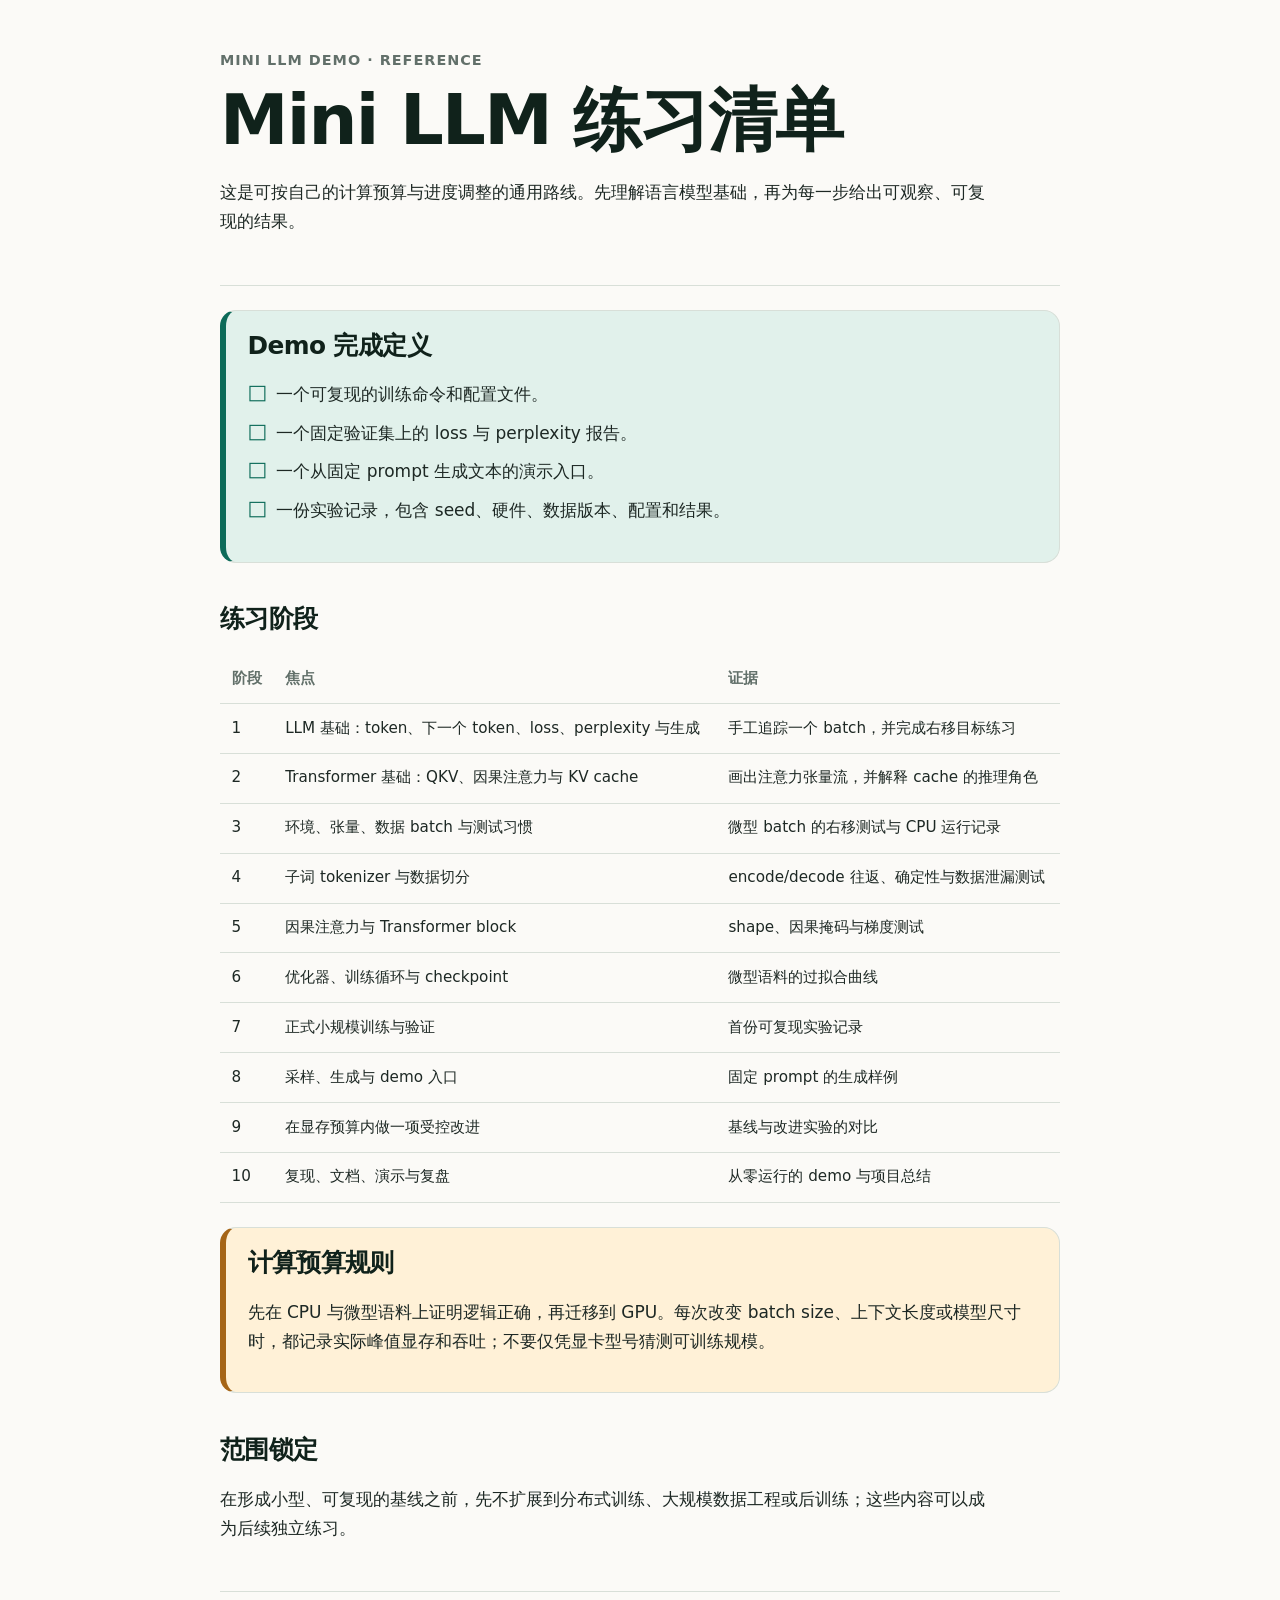
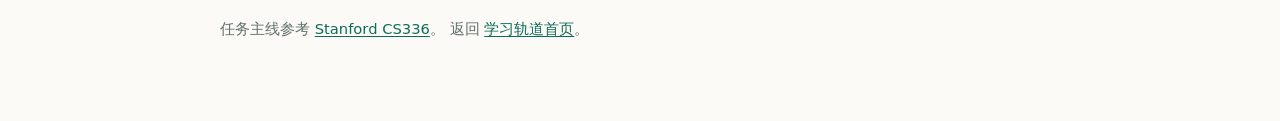
<file: machine-learning/deep-learning/language-modeling-from-scratch/reference/mini-llm-demo-contract.html>
<!doctype html>
<html lang="zh-CN">
  <head>
    <meta charset="utf-8">
    <meta name="viewport" content="width=device-width, initial-scale=1">
    <title>Mini LLM 练习清单</title>
    <link rel="stylesheet" href="../assets/course.css">
  </head>
  <body>
    <main>
      <p class="eyebrow">Mini LLM demo · Reference</p>
      <header class="hero">
        <h1>Mini LLM 练习清单</h1>
        <p>这是可按自己的计算预算与进度调整的通用路线。先理解语言模型基础，再为每一步给出可观察、可复现的结果。</p>
      </header>

      <section class="callout">
        <h2>Demo 完成定义</h2>
        <ul class="checklist">
          <li>一个可复现的训练命令和配置文件。</li>
          <li>一个固定验证集上的 loss 与 perplexity 报告。</li>
          <li>一个从固定 prompt 生成文本的演示入口。</li>
          <li>一份实验记录，包含 seed、硬件、数据版本、配置和结果。</li>
        </ul>
      </section>

      <section>
        <h2>练习阶段</h2>
        <table>
          <thead>
            <tr><th>阶段</th><th>焦点</th><th>证据</th></tr>
          </thead>
          <tbody>
            <tr><td>1</td><td>LLM 基础：token、下一个 token、loss、perplexity 与生成</td><td>手工追踪一个 batch，并完成右移目标练习</td></tr>
            <tr><td>2</td><td>Transformer 基础：QKV、因果注意力与 KV cache</td><td>画出注意力张量流，并解释 cache 的推理角色</td></tr>
            <tr><td>3</td><td>环境、张量、数据 batch 与测试习惯</td><td>微型 batch 的右移测试与 CPU 运行记录</td></tr>
            <tr><td>4</td><td>子词 tokenizer 与数据切分</td><td>encode/decode 往返、确定性与数据泄漏测试</td></tr>
            <tr><td>5</td><td>因果注意力与 Transformer block</td><td>shape、因果掩码与梯度测试</td></tr>
            <tr><td>6</td><td>优化器、训练循环与 checkpoint</td><td>微型语料的过拟合曲线</td></tr>
            <tr><td>7</td><td>正式小规模训练与验证</td><td>首份可复现实验记录</td></tr>
            <tr><td>8</td><td>采样、生成与 demo 入口</td><td>固定 prompt 的生成样例</td></tr>
            <tr><td>9</td><td>在显存预算内做一项受控改进</td><td>基线与改进实验的对比</td></tr>
            <tr><td>10</td><td>复现、文档、演示与复盘</td><td>从零运行的 demo 与项目总结</td></tr>
          </tbody>
        </table>
      </section>

      <section class="callout warning">
        <h2>计算预算规则</h2>
        <p>先在 CPU 与微型语料上证明逻辑正确，再迁移到 GPU。每次改变 batch size、上下文长度或模型尺寸时，都记录实际峰值显存和吞吐；不要仅凭显卡型号猜测可训练规模。</p>
      </section>

      <section>
        <h2>范围锁定</h2>
        <p>在形成小型、可复现的基线之前，先不扩展到分布式训练、大规模数据工程或后训练；这些内容可以成为后续独立练习。</p>
      </section>

      <footer class="footer">
        任务主线参考 <a href="https://cs336.stanford.edu/">Stanford CS336</a>。
        返回 <a href="../index.html">学习轨道首页</a>。
      </footer>
    </main>
  </body>
</html>
</file>
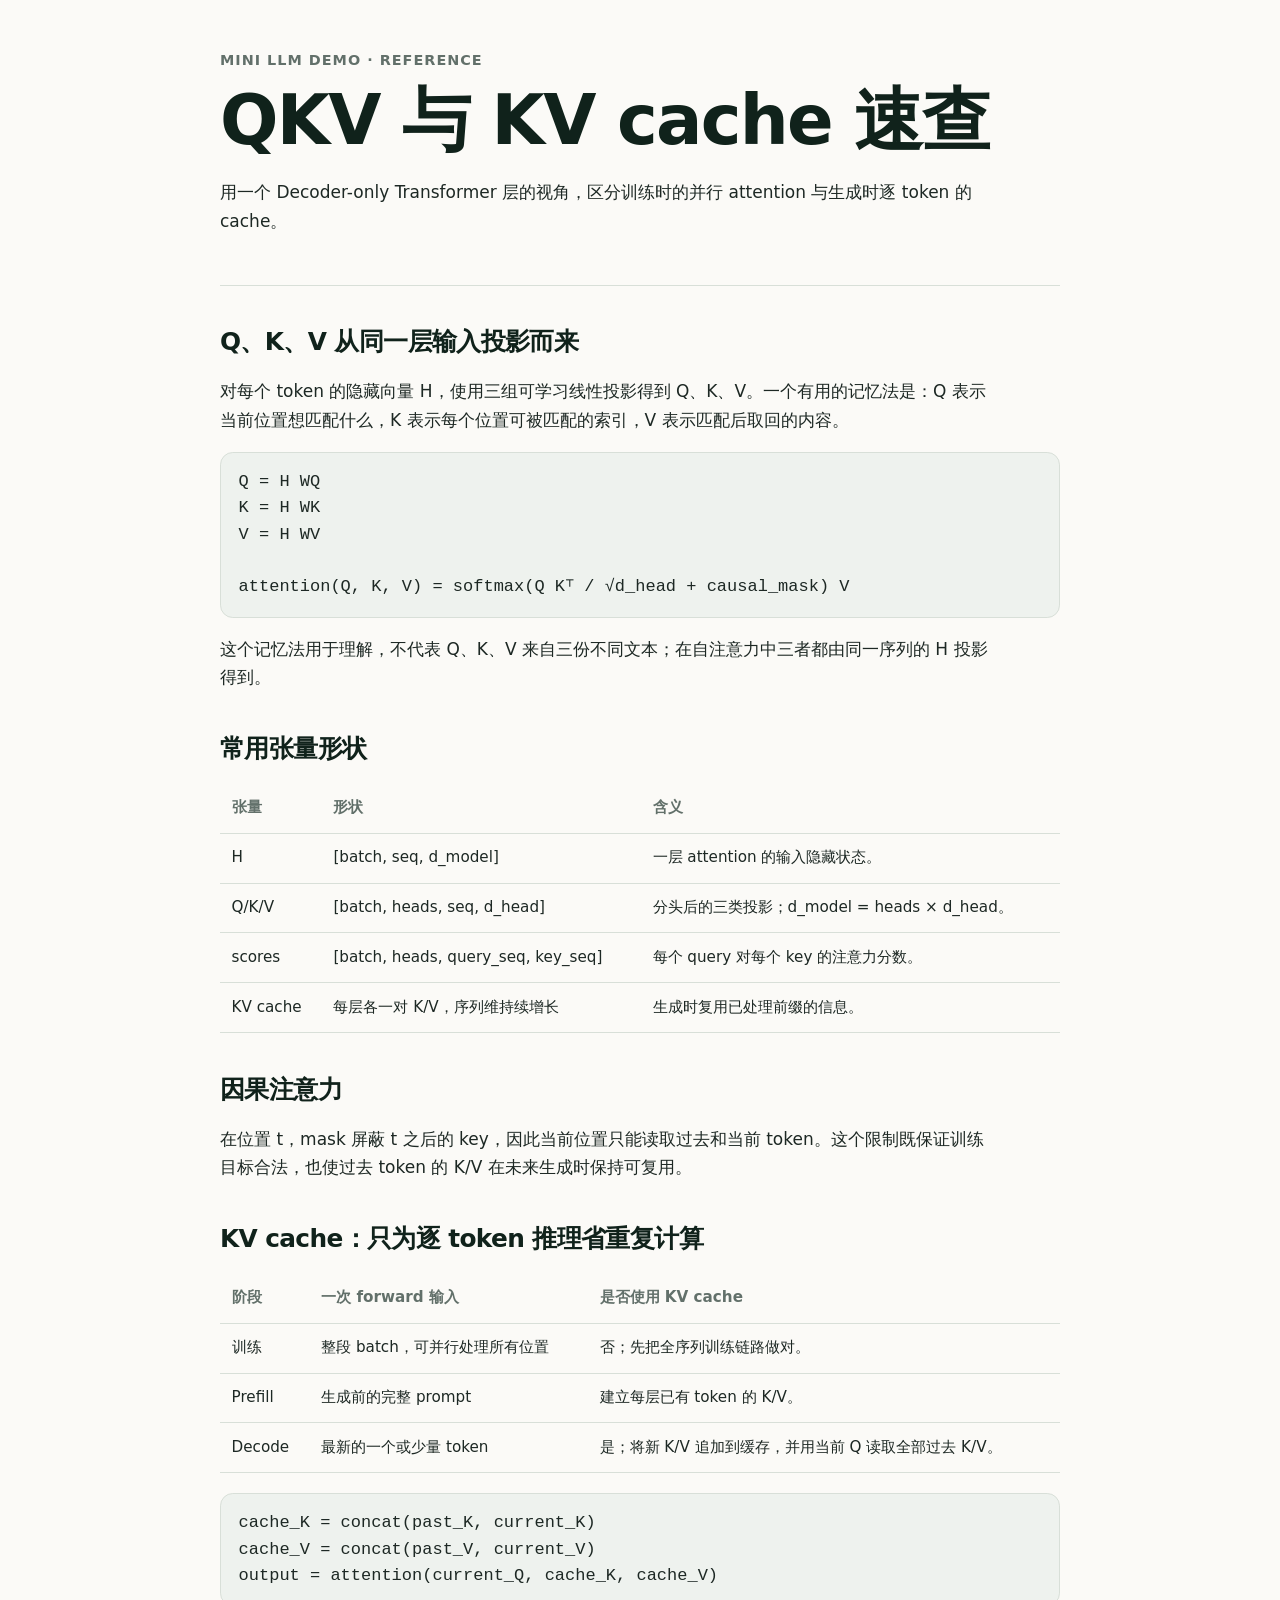
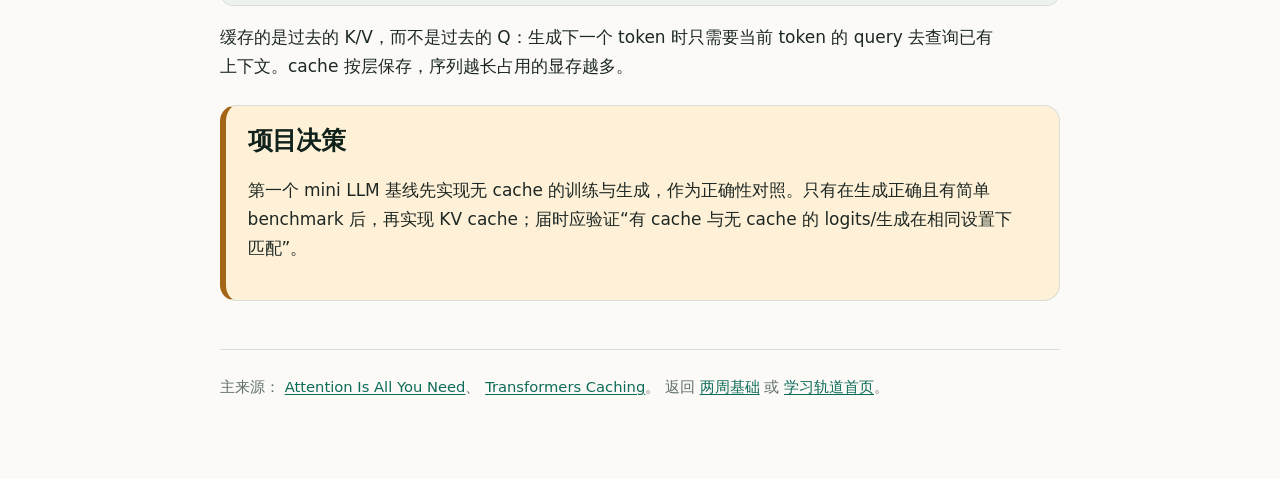
<file: machine-learning/deep-learning/language-modeling-from-scratch/reference/qkv-and-kv-cache.html>
<!doctype html>
<html lang="zh-CN">
  <head>
    <meta charset="utf-8">
    <meta name="viewport" content="width=device-width, initial-scale=1">
    <title>QKV 与 KV cache 速查</title>
    <link rel="stylesheet" href="../assets/course.css">
  </head>
  <body>
    <main>
      <p class="eyebrow">Mini LLM Demo · Reference</p>
      <header class="hero">
        <h1>QKV 与 KV cache 速查</h1>
        <p>用一个 Decoder-only Transformer 层的视角，区分训练时的并行 attention 与生成时逐 token 的 cache。</p>
      </header>

      <section id="qkv">
        <h2>Q、K、V 从同一层输入投影而来</h2>
        <p>对每个 token 的隐藏向量 H，使用三组可学习线性投影得到 Q、K、V。一个有用的记忆法是：Q 表示当前位置想匹配什么，K 表示每个位置可被匹配的索引，V 表示匹配后取回的内容。</p>
        <pre><code>Q = H WQ
K = H WK
V = H WV

attention(Q, K, V) = softmax(Q Kᵀ / √d_head + causal_mask) V</code></pre>
        <p>这个记忆法用于理解，不代表 Q、K、V 来自三份不同文本；在自注意力中三者都由同一序列的 H 投影得到。</p>
      </section>

      <section id="shapes">
        <h2>常用张量形状</h2>
        <table>
          <thead>
            <tr><th>张量</th><th>形状</th><th>含义</th></tr>
          </thead>
          <tbody>
            <tr><td>H</td><td>[batch, seq, d_model]</td><td>一层 attention 的输入隐藏状态。</td></tr>
            <tr><td>Q/K/V</td><td>[batch, heads, seq, d_head]</td><td>分头后的三类投影；d_model = heads × d_head。</td></tr>
            <tr><td>scores</td><td>[batch, heads, query_seq, key_seq]</td><td>每个 query 对每个 key 的注意力分数。</td></tr>
            <tr><td>KV cache</td><td>每层各一对 K/V，序列维持续增长</td><td>生成时复用已处理前缀的信息。</td></tr>
          </tbody>
        </table>
      </section>

      <section id="causal-attention">
        <h2>因果注意力</h2>
        <p>在位置 t，mask 屏蔽 t 之后的 key，因此当前位置只能读取过去和当前 token。这个限制既保证训练目标合法，也使过去 token 的 K/V 在未来生成时保持可复用。</p>
      </section>

      <section id="kv-cache">
        <h2>KV cache：只为逐 token 推理省重复计算</h2>
        <table>
          <thead>
            <tr><th>阶段</th><th>一次 forward 输入</th><th>是否使用 KV cache</th></tr>
          </thead>
          <tbody>
            <tr><td>训练</td><td>整段 batch，可并行处理所有位置</td><td>否；先把全序列训练链路做对。</td></tr>
            <tr><td>Prefill</td><td>生成前的完整 prompt</td><td>建立每层已有 token 的 K/V。</td></tr>
            <tr><td>Decode</td><td>最新的一个或少量 token</td><td>是；将新 K/V 追加到缓存，并用当前 Q 读取全部过去 K/V。</td></tr>
          </tbody>
        </table>
        <pre><code>cache_K = concat(past_K, current_K)
cache_V = concat(past_V, current_V)
output = attention(current_Q, cache_K, cache_V)</code></pre>
        <p>缓存的是过去的 K/V，而不是过去的 Q：生成下一个 token 时只需要当前 token 的 query 去查询已有上下文。cache 按层保存，序列越长占用的显存越多。</p>
      </section>

      <section class="callout warning">
        <h2>项目决策</h2>
        <p>第一个 mini LLM 基线先实现无 cache 的训练与生成，作为正确性对照。只有在生成正确且有简单 benchmark 后，再实现 KV cache；届时应验证“有 cache 与无 cache 的 logits/生成在相同设置下匹配”。</p>
      </section>

      <footer class="footer">
        主来源：
        <a href="https://arxiv.org/abs/1706.03762">Attention Is All You Need</a>、
        <a href="https://huggingface.co/docs/transformers/cache_explanation">Transformers Caching</a>。
        返回 <a href="../foundations/index.html">两周基础</a> 或 <a href="../index.html">学习轨道首页</a>。
      </footer>
    </main>
  </body>
</html>
</file>
<file: machine-learning/deep-learning/language-modeling-from-scratch/assets/course.css>
:root {
  color-scheme: light;
  --paper: #fbfaf7;
  --ink: #1d2824;
  --muted: #62706a;
  --line: #d8dfd8;
  --accent: #0d6b59;
  --accent-soft: #e1f1eb;
  --gold: #a56517;
  --gold-soft: #fff1d7;
  --danger: #ad3e39;
  --danger-soft: #ffe8e5;
  --code: #eef2ee;
}

* {
  box-sizing: border-box;
}

html {
  background: var(--paper);
}

body {
  margin: 0;
  color: var(--ink);
  background: var(--paper);
  font-family: Inter, ui-sans-serif, system-ui, -apple-system, BlinkMacSystemFont, "Segoe UI", sans-serif;
  font-size: 17px;
  line-height: 1.7;
}

main {
  width: min(100% - 2rem, 840px);
  margin: 0 auto;
  padding: 3rem 0 5rem;
}

a {
  color: var(--accent);
  text-decoration-thickness: 0.09em;
  text-underline-offset: 0.16em;
}

a:hover {
  color: #084c40;
}

h1,
h2,
h3 {
  color: #10221b;
  line-height: 1.18;
  letter-spacing: -0.025em;
}

h1 {
  margin: 0;
  max-width: 19ch;
  font-size: clamp(2.25rem, 7vw, 4.3rem);
}

h2 {
  margin-top: 2.6rem;
  font-size: 1.55rem;
}

h3 {
  margin-top: 1.8rem;
  font-size: 1.12rem;
}

p,
li {
  max-width: 72ch;
}

code,
pre,
.equation {
  font-family: "SFMono-Regular", Consolas, "Liberation Mono", monospace;
}

pre,
.equation {
  overflow-x: auto;
  padding: 1rem 1.1rem;
  border: 1px solid var(--line);
  border-radius: 0.8rem;
  background: var(--code);
  line-height: 1.55;
}

.eyebrow,
.meta,
.caption {
  color: var(--muted);
  font-size: 0.9rem;
}

.eyebrow {
  margin: 0 0 0.45rem;
  font-weight: 720;
  letter-spacing: 0.07em;
  text-transform: uppercase;
}

.hero {
  padding: 0 0 2rem;
  border-bottom: 1px solid var(--line);
}

.meta {
  display: flex;
  flex-wrap: wrap;
  gap: 0.45rem 1rem;
  margin-top: 1rem;
}

.card,
.callout,
.quiz {
  margin: 1.5rem 0;
  padding: 1.25rem 1.35rem;
  border: 1px solid var(--line);
  border-radius: 1rem;
  background: #fff;
}

.callout {
  border-left: 0.38rem solid var(--accent);
  background: var(--accent-soft);
}

.callout.warning {
  border-left-color: var(--gold);
  background: var(--gold-soft);
}

.callout h2,
.callout h3,
.quiz h2,
.quiz h3 {
  margin-top: 0;
}

.checklist {
  padding-left: 0;
  list-style: none;
}

.checklist li {
  position: relative;
  padding-left: 1.8rem;
  margin: 0.6rem 0;
}

.checklist li::before {
  position: absolute;
  left: 0;
  color: var(--accent);
  content: "□";
  font-size: 1.3rem;
  line-height: 1.2;
}

.quiz [data-choice] {
  display: block;
  width: min(100%, 34rem);
  margin: 0.65rem 0;
  padding: 0.75rem 0.9rem;
  border: 1px solid #b8c6bd;
  border-radius: 0.65rem;
  color: var(--ink);
  background: #fff;
  text-align: left;
  font: inherit;
  cursor: pointer;
}

.quiz [data-choice]:hover:not(:disabled) {
  border-color: var(--accent);
  background: var(--accent-soft);
}

.quiz [data-choice].is-correct {
  border-color: var(--accent);
  background: var(--accent-soft);
}

.quiz [data-choice].is-incorrect {
  border-color: var(--danger);
  background: var(--danger-soft);
}

.feedback {
  min-height: 1.7rem;
  margin: 0.8rem 0 0;
  color: var(--muted);
  font-weight: 600;
}

table {
  width: 100%;
  margin: 1.25rem 0;
  border-collapse: collapse;
  font-size: 0.95rem;
}

th,
td {
  padding: 0.72rem;
  border-bottom: 1px solid var(--line);
  text-align: left;
  vertical-align: top;
}

th {
  color: var(--muted);
  font-weight: 700;
}

details {
  margin: 1rem 0;
  padding: 0.8rem 1rem;
  border: 1px solid var(--line);
  border-radius: 0.65rem;
}

summary {
  cursor: pointer;
  font-weight: 700;
}

.footer {
  margin-top: 3rem;
  padding-top: 1.5rem;
  border-top: 1px solid var(--line);
  color: var(--muted);
  font-size: 0.92rem;
}

@media print {
  body {
    font-size: 11pt;
  }

  main {
    width: 100%;
    padding: 0;
  }

  a {
    color: inherit;
    text-decoration: none;
  }

  .screen-only {
    display: none;
  }

  .card,
  .callout,
  .quiz,
  pre,
  .equation,
  details {
    break-inside: avoid;
  }
}
</file>
<file: assets/course.css>
:root {
  color-scheme: light;
  --paper: #fbfaf7;
  --ink: #1d2824;
  --muted: #62706a;
  --line: #d8dfd8;
  --accent: #0d6b59;
  --accent-soft: #e1f1eb;
  --gold: #a56517;
  --gold-soft: #fff1d7;
  --danger: #ad3e39;
  --danger-soft: #ffe8e5;
  --code: #eef2ee;
}

* {
  box-sizing: border-box;
}

html {
  background: var(--paper);
}

body {
  margin: 0;
  color: var(--ink);
  background: var(--paper);
  font-family: Inter, ui-sans-serif, system-ui, -apple-system, BlinkMacSystemFont, "Segoe UI", sans-serif;
  font-size: 17px;
  line-height: 1.7;
}

main {
  width: min(100% - 2rem, 840px);
  margin: 0 auto;
  padding: 3rem 0 5rem;
}

a {
  color: var(--accent);
  text-decoration-thickness: 0.09em;
  text-underline-offset: 0.16em;
}

a:hover {
  color: #084c40;
}

h1,
h2,
h3 {
  color: #10221b;
  line-height: 1.18;
  letter-spacing: -0.025em;
}

h1 {
  margin: 0;
  max-width: 19ch;
  font-size: clamp(2.25rem, 7vw, 4.3rem);
}

h2 {
  margin-top: 2.6rem;
  font-size: 1.55rem;
}

h3 {
  margin-top: 1.8rem;
  font-size: 1.12rem;
}

p,
li {
  max-width: 72ch;
}

code,
pre,
.equation {
  font-family: "SFMono-Regular", Consolas, "Liberation Mono", monospace;
}

pre,
.equation {
  overflow-x: auto;
  padding: 1rem 1.1rem;
  border: 1px solid var(--line);
  border-radius: 0.8rem;
  background: var(--code);
  line-height: 1.55;
}

.eyebrow,
.meta,
.caption {
  color: var(--muted);
  font-size: 0.9rem;
}

.eyebrow {
  margin: 0 0 0.45rem;
  font-weight: 720;
  letter-spacing: 0.07em;
  text-transform: uppercase;
}

.hero {
  padding: 0 0 2rem;
  border-bottom: 1px solid var(--line);
}

.meta {
  display: flex;
  flex-wrap: wrap;
  gap: 0.45rem 1rem;
  margin-top: 1rem;
}

.card,
.callout,
.quiz {
  margin: 1.5rem 0;
  padding: 1.25rem 1.35rem;
  border: 1px solid var(--line);
  border-radius: 1rem;
  background: #fff;
}

.callout {
  border-left: 0.38rem solid var(--accent);
  background: var(--accent-soft);
}

.callout.warning {
  border-left-color: var(--gold);
  background: var(--gold-soft);
}

.callout h2,
.callout h3,
.quiz h2,
.quiz h3 {
  margin-top: 0;
}

.checklist {
  padding-left: 0;
  list-style: none;
}

.checklist li {
  position: relative;
  padding-left: 1.8rem;
  margin: 0.6rem 0;
}

.checklist li::before {
  position: absolute;
  left: 0;
  color: var(--accent);
  content: "□";
  font-size: 1.3rem;
  line-height: 1.2;
}

.quiz [data-choice] {
  display: block;
  width: min(100%, 34rem);
  margin: 0.65rem 0;
  padding: 0.75rem 0.9rem;
  border: 1px solid #b8c6bd;
  border-radius: 0.65rem;
  color: var(--ink);
  background: #fff;
  text-align: left;
  font: inherit;
  cursor: pointer;
}

.quiz [data-choice]:hover:not(:disabled) {
  border-color: var(--accent);
  background: var(--accent-soft);
}

.quiz [data-choice].is-correct {
  border-color: var(--accent);
  background: var(--accent-soft);
}

.quiz [data-choice].is-incorrect {
  border-color: var(--danger);
  background: var(--danger-soft);
}

.feedback {
  min-height: 1.7rem;
  margin: 0.8rem 0 0;
  color: var(--muted);
  font-weight: 600;
}

table {
  width: 100%;
  margin: 1.25rem 0;
  border-collapse: collapse;
  font-size: 0.95rem;
}

th,
td {
  padding: 0.72rem;
  border-bottom: 1px solid var(--line);
  text-align: left;
  vertical-align: top;
}

th {
  color: var(--muted);
  font-weight: 700;
}

details {
  margin: 1rem 0;
  padding: 0.8rem 1rem;
  border: 1px solid var(--line);
  border-radius: 0.65rem;
}

summary {
  cursor: pointer;
  font-weight: 700;
}

.footer {
  margin-top: 3rem;
  padding-top: 1.5rem;
  border-top: 1px solid var(--line);
  color: var(--muted);
  font-size: 0.92rem;
}

@media print {
  body {
    font-size: 11pt;
  }

  main {
    width: 100%;
    padding: 0;
  }

  a {
    color: inherit;
    text-decoration: none;
  }

  .screen-only {
    display: none;
  }

  .card,
  .callout,
  .quiz,
  pre,
  .equation,
  details {
    break-inside: avoid;
  }
}
</file>
